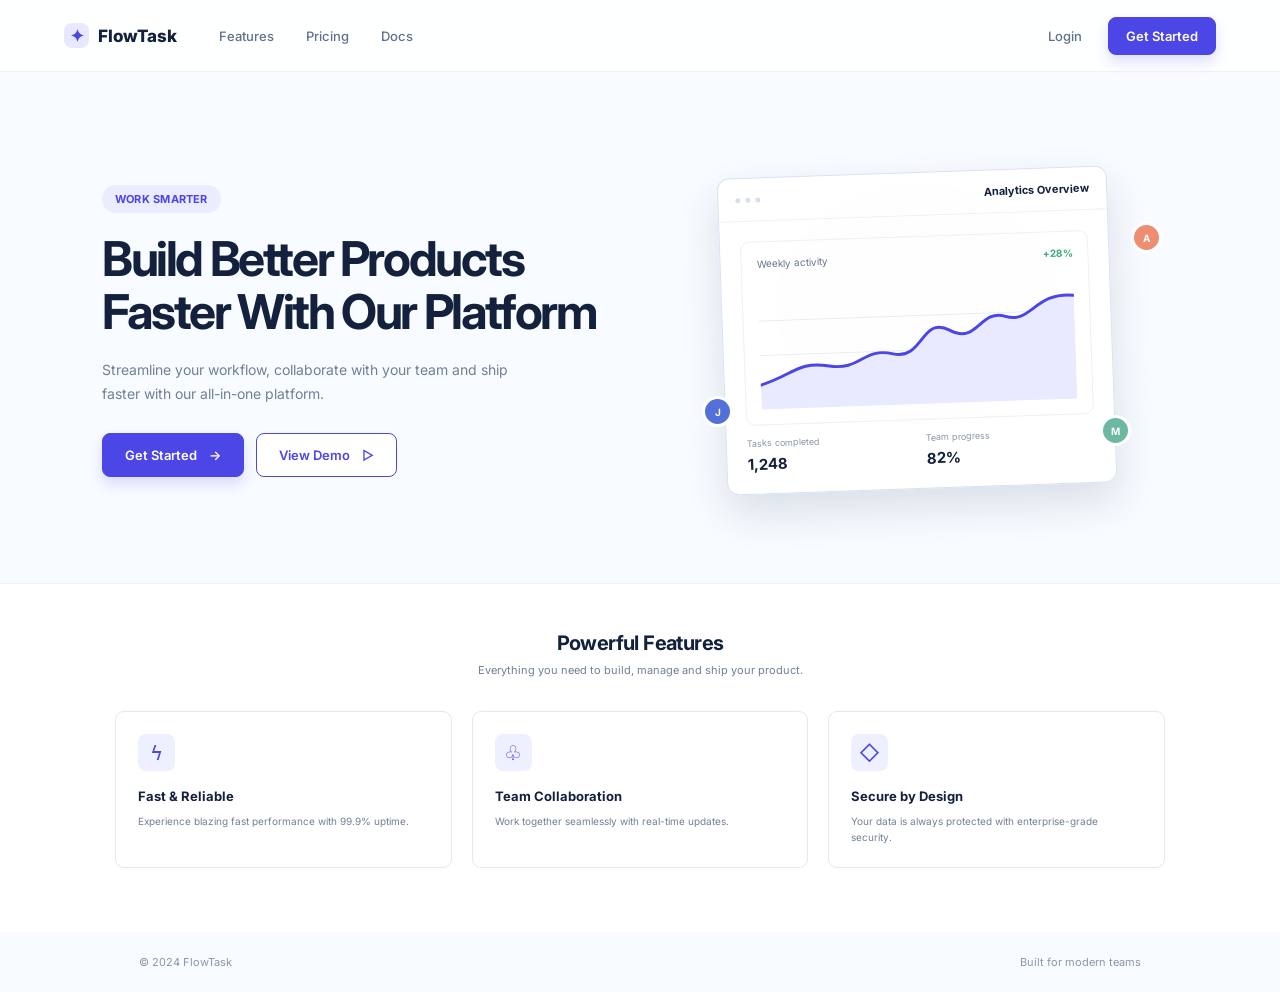
<file: Task 1/index.html>
<!DOCTYPE html>
<html lang="en">
<head>
    <meta charset="UTF-8">
    <meta name="viewport" content="width=device-width, initial-scale=1.0">
    <meta name="description" content="FlowTask helps modern teams build better products faster.">
    <title>FlowTask | Build Better Products Faster</title>
    <link rel="preconnect" href="https://fonts.googleapis.com">
    <link rel="preconnect" href="https://fonts.gstatic.com" crossorigin>
    <link href="https://fonts.googleapis.com/css2?family=Inter:wght@400;500;600;700;800&display=swap" rel="stylesheet">
    <link rel="stylesheet" href="style.css">
</head>
<body>
    <header class="site-header">
        <a class="brand" href="#" aria-label="FlowTask home">
            <span class="brand-mark">✦</span>
            <span>FlowTask</span>
        </a>
        <nav class="main-nav" aria-label="Main navigation">
            <a href="#features">Features</a>
            <a href="#pricing">Pricing</a>
            <a href="#docs">Docs</a>
        </nav>
        <div class="header-actions">
            <a class="login-link" href="#login">Login</a>
            <a class="button button-small" href="#get-started">Get Started</a>
        </div>
        <button class="menu-button" type="button" aria-label="Open menu">☰</button>
    </header>

    <main>
        <section class="hero">
            <div class="hero-copy">
                <p class="eyebrow">Work smarter</p>
                <h1>Build Better Products<br>Faster With Our Platform</h1>
                <p class="hero-description">Streamline your workflow, collaborate with your team and ship faster with our all-in-one platform.</p>
                <div class="hero-actions">
                    <a class="button" href="#get-started">Get Started <span>→</span></a>
                    <a class="button button-outline" href="#demo">View Demo <span>▷</span></a>
                </div>
            </div>
            <div class="hero-visual" aria-label="Product dashboard preview">
                <div class="glow"></div>
                <div class="dashboard-card">
                    <div class="dashboard-top"><span></span><span></span><span></span><b>Analytics Overview</b></div>
                    <div class="dashboard-content">
                        <div class="chart">
                            <div class="chart-label">Weekly activity <strong>+28%</strong></div>
                            <svg viewBox="0 0 320 130" role="img" aria-label="Upward activity chart">
                                <path class="chart-grid" d="M0 110H320M0 75H320M0 40H320"></path>
                                <path class="chart-area" d="M0 105 C35 95 38 82 70 88 S105 70 135 78 S165 40 193 56 S224 35 250 44 S280 20 320 25 L320 130 L0 130Z"></path>
                                <path class="chart-line" d="M0 105 C35 95 38 82 70 88 S105 70 135 78 S165 40 193 56 S224 35 250 44 S280 20 320 25"></path>
                            </svg>
                        </div>
                        <div class="mini-stats"><span>Tasks completed <b>1,248</b></span><span>Team progress <b>82%</b></span></div>
                    </div>
                </div>
                <span class="avatar avatar-one">A</span><span class="avatar avatar-two">M</span><span class="avatar avatar-three">J</span>
            </div>
        </section>

        <section class="features" id="features">
            <div class="section-heading">
                <h2>Powerful Features</h2>
                <p>Everything you need to build, manage and ship your product.</p>
            </div>
            <div class="feature-grid">
                <article class="feature-card">
                    <div class="feature-icon">ϟ</div>
                    <h3>Fast &amp; Reliable</h3>
                    <p>Experience blazing fast performance with 99.9% uptime.</p>
                </article>
                <article class="feature-card">
                    <div class="feature-icon">♧</div>
                    <h3>Team Collaboration</h3>
                    <p>Work together seamlessly with real-time updates.</p>
                </article>
                <article class="feature-card">
                    <div class="feature-icon">◇</div>
                    <h3>Secure by Design</h3>
                    <p>Your data is always protected with enterprise-grade security.</p>
                </article>
            </div>
        </section>
    </main>

    <footer class="site-footer">
        <span>© 2024 FlowTask</span>
        <span>Built for modern teams</span>
    </footer>
</body>
</html>
</file>
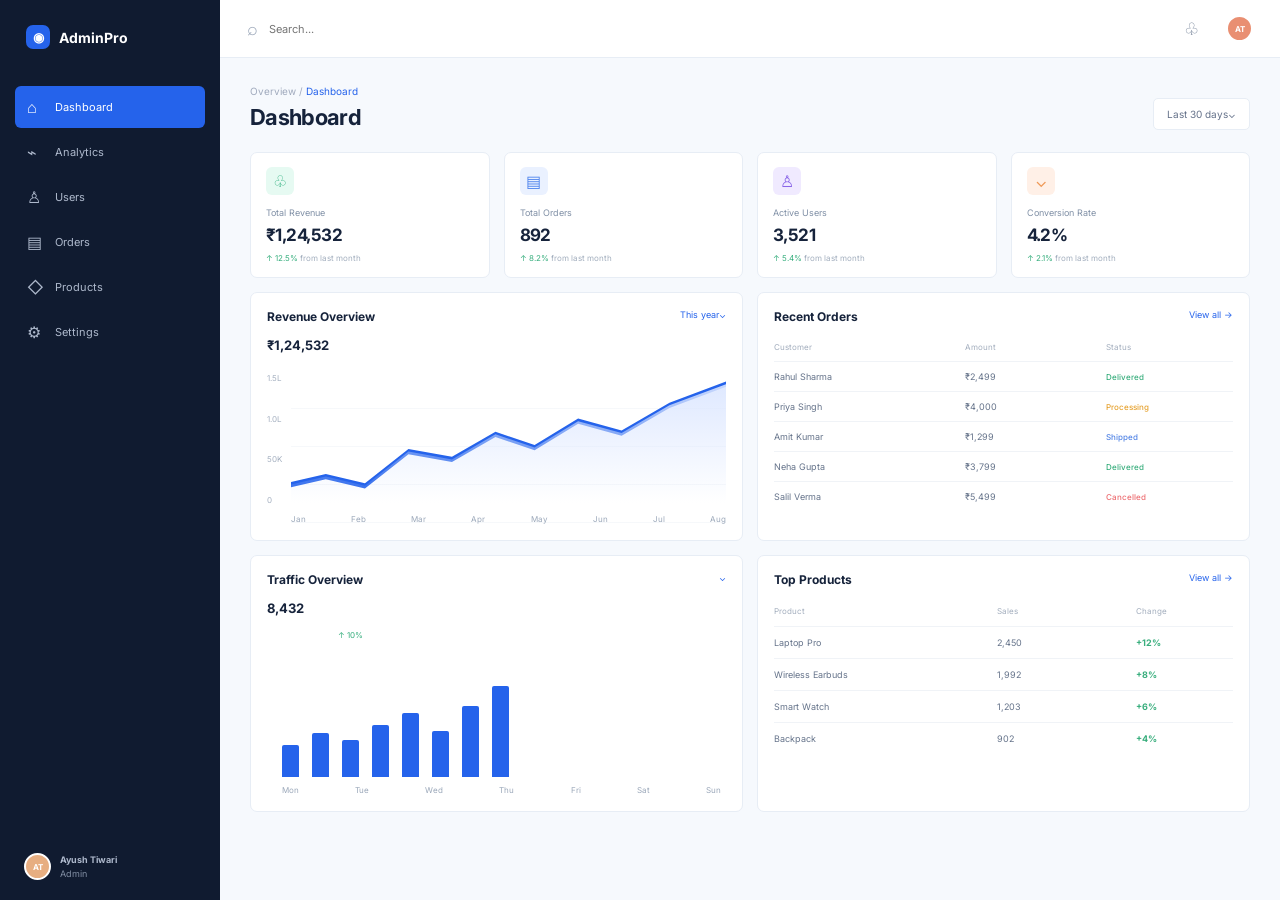
<file: Task 3/index.html>
<!DOCTYPE html>
<html lang="en">
<head>
    <meta charset="UTF-8">
    <meta name="viewport" content="width=device-width, initial-scale=1.0">
    <meta name="description" content="AdminPro analytics dashboard">
    <link rel="stylesheet" href="style.css">
    <title>AdminPro | Analytics Dashboard</title>
</head>
<body>
    <div class="app-shell">
        <aside class="sidebar">
            <a class="logo" href="#"><span class="logo-mark">◉</span>AdminPro</a>
            <nav aria-label="Dashboard navigation">
                <a class="nav-item active" href="#dashboard"><span>⌂</span>Dashboard</a>
                <a class="nav-item" href="#analytics"><span>⌁</span>Analytics</a>
                <a class="nav-item" href="#users"><span>♙</span>Users</a>
                <a class="nav-item" href="#orders"><span>▤</span>Orders</a>
                <a class="nav-item" href="#products"><span>◇</span>Products</a>
                <a class="nav-item" href="#settings"><span>⚙</span>Settings</a>
            </nav>
            <div class="profile">
                <div class="profile-avatar">AT</div>
                <span><strong>Ayush Tiwari</strong><small>Admin</small></span>
            </div>
        </aside>

        <main class="dashboard" id="dashboard">
            <header class="topbar">
                <button class="menu-toggle" type="button" aria-label="Open navigation">☰</button>
                <label class="search"><span>⌕</span><input type="search" placeholder="Search..."></label>
                <div class="top-actions"><button type="button" aria-label="Notifications">♧</button><div class="top-avatar">AT</div></div>
            </header>

            <div class="content">
                <div class="page-heading"><div><p class="breadcrumb">Overview / <span>Dashboard</span></p><h1>Dashboard</h1></div><button class="date-button">Last 30 days⌄</button></div>

                <section class="kpi-grid" aria-label="Key performance indicators">
                    <article class="kpi-card"><div class="kpi-icon revenue">♧</div><p>Total Revenue</p><strong>₹1,24,532</strong><small class="positive">↑ 12.5% <em>from last month</em></small></article>
                    <article class="kpi-card"><div class="kpi-icon orders">▤</div><p>Total Orders</p><strong>892</strong><small class="positive">↑ 8.2% <em>from last month</em></small></article>
                    <article class="kpi-card"><div class="kpi-icon users">♙</div><p>Active Users</p><strong>3,521</strong><small class="positive">↑ 5.4% <em>from last month</em></small></article>
                    <article class="kpi-card"><div class="kpi-icon conversion">⌄</div><p>Conversion Rate</p><strong>4.2%</strong><small class="positive">↑ 2.1% <em>from last month</em></small></article>
                </section>

                <section class="report-grid">
                    <article class="panel revenue-panel">
                        <div class="panel-heading"><div><h2>Revenue Overview</h2><strong>₹1,24,532</strong></div><a href="#">This year⌄</a></div>
                        <div class="line-chart"><div class="y-axis"><span>1.5L</span><span>1.0L</span><span>50K</span><span>0</span></div><div class="chart-area"><div class="line"></div><div class="chart-fill"></div><div class="x-axis"><span>Jan</span><span>Feb</span><span>Mar</span><span>Apr</span><span>May</span><span>Jun</span><span>Jul</span><span>Aug</span></div></div></div>
                    </article>
                    <article class="panel orders-panel">
                        <div class="panel-heading"><h2>Recent Orders</h2><a href="#">View all →</a></div>
                        <div class="order-table"><div class="table-row table-head"><span>Customer</span><span>Amount</span><span>Status</span></div><div class="table-row"><span>Rahul Sharma</span><span>₹2,499</span><b class="delivered">Delivered</b></div><div class="table-row"><span>Priya Singh</span><span>₹4,000</span><b class="processing">Processing</b></div><div class="table-row"><span>Amit Kumar</span><span>₹1,299</span><b class="shipped">Shipped</b></div><div class="table-row"><span>Neha Gupta</span><span>₹3,799</span><b class="delivered">Delivered</b></div><div class="table-row"><span>Salil Verma</span><span>₹5,499</span><b class="cancelled">Cancelled</b></div></div>
                    </article>
                    <article class="panel traffic-panel"><div class="panel-heading"><div><h2>Traffic Overview</h2><strong>8,432</strong><small class="positive">↑ 10%</small></div><a href="#">⌄</a></div><div class="bar-chart"><div class="bars"><i style="--height:35%"></i><i style="--height:48%"></i><i style="--height:41%"></i><i style="--height:57%"></i><i style="--height:70%"></i><i style="--height:51%"></i><i style="--height:78%"></i><i style="--height:100%"></i></div><div class="x-axis"><span>Mon</span><span>Tue</span><span>Wed</span><span>Thu</span><span>Fri</span><span>Sat</span><span>Sun</span></div></div></article>
                    <article class="panel products-panel"><div class="panel-heading"><h2>Top Products</h2><a href="#">View all →</a></div><div class="product-row product-head"><span>Product</span><span>Sales</span><span>Change</span></div><div class="product-row"><span>Laptop Pro</span><span>2,450</span><b>+12%</b></div><div class="product-row"><span>Wireless Earbuds</span><span>1,992</span><b>+8%</b></div><div class="product-row"><span>Smart Watch</span><span>1,203</span><b>+6%</b></div><div class="product-row"><span>Backpack</span><span>902</span><b>+4%</b></div></article>
                </section>
            </div>
        </main>
    </div>
</body>
</html>
</file>
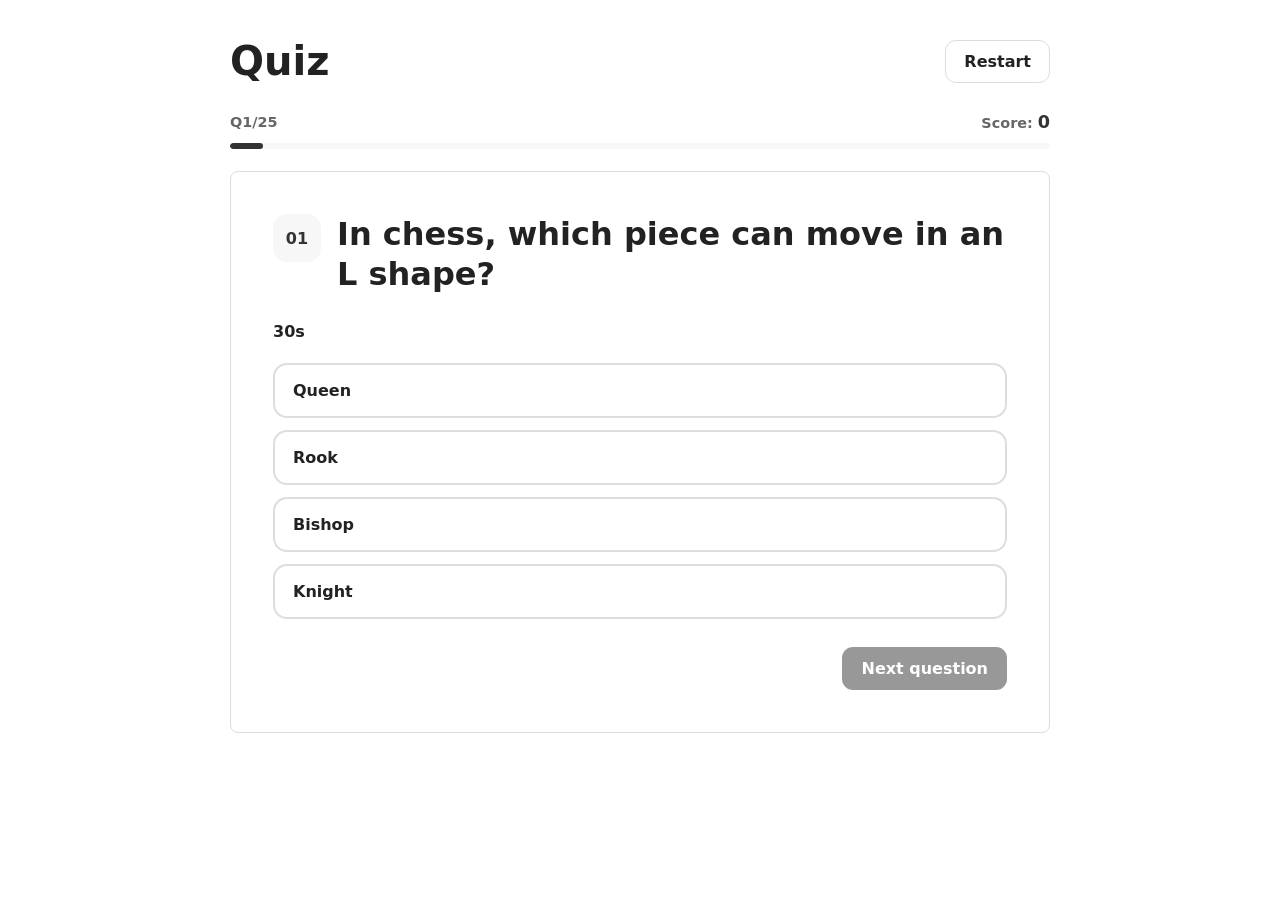
<file: JavaScript Task/Task 1 - Quiz/index.html>
<!DOCTYPE html>
<html lang="en">
<head>
    <meta charset="UTF-8">
    <meta name="viewport" content="width=device-width, initial-scale=1.0">
    <meta name="color-scheme" content="light">
    <title>Quiz</title>
    <link rel="stylesheet" href="style.css">
</head>
<body>
    <!-- App shell and quiz screen -->
    <main class="app-shell">
        <header class="app-header">
            <div>
                <h1>Quiz</h1>
            </div>
            <button class="button button-secondary" id="restart-button" type="button">Restart</button>
        </header>

        <section class="screen" id="quiz-screen" aria-live="polite">
            <div class="quiz-meta">
                <span id="progress-label">Q1/25</span>
                <span class="score-label">Score: <strong id="score-label">0</strong></span>
            </div>
            <div class="progress-track" aria-label="Quiz progress">
                <div class="progress-fill" id="progress-fill"></div>
            </div>

            <article class="quiz-card">
                <div class="question-heading">
                    <span class="question-number" id="question-number">01</span>
                    <h2 id="question-text"></h2>
                </div>
                <div class="timer-row">
                    <span id="timer-label">30s remaining</span>
                </div>
                <div class="options" id="options" role="group" aria-label="Answer options"></div>
                <div class="feedback" id="feedback" role="status" aria-live="polite" hidden>
                    <strong id="feedback-title"></strong>
                    <p id="feedback-explanation"></p>
                </div>
                <div class="quiz-actions">
                    <button class="button button-primary" id="next-button" type="button" disabled>Next question</button>
                </div>
            </article>
        </section>

        <!-- Final score screen -->
        <section class="screen results-screen" id="results-screen" hidden>
            <p class="eyebrow">Quiz complete</p>
            <h2>Your final score</h2>
            <div class="score-ring" id="score-ring">
                <strong id="final-score">0/25</strong>
                <span id="final-percentage">0%</span>
            </div>
            <p class="rating-message" id="rating-message"></p>
            <div class="results-actions">
                <button class="button button-primary" id="review-button" type="button">Review Wrong Answers</button>
                <button class="button button-secondary" id="results-restart-button" type="button">Restart</button>
            </div>
        </section>

        <!-- Wrong-answer review screen -->
        <section class="screen review-screen" id="review-screen" hidden>
            <div class="review-heading">
                <div>
                    <p class="eyebrow">Review</p>
                    <h2>Wrong answers</h2>
                </div>
                <span class="review-count" id="review-count"></span>
            </div>
            <div class="review-list" id="review-list"></div>
            <p class="empty-review" id="empty-review" hidden>You got every question right. Incredible!</p>
            <div class="results-actions">
                <button class="button button-secondary" id="back-button" type="button">Back to score</button>
                <button class="button button-primary" id="review-restart-button" type="button">Restart</button>
            </div>
        </section>
    </main>

    <script src="script.js"></script>
</body>
</html>
</file>
<file: Task 1/style.css>
:root {
    --primary: #4b46e5;
    --primary-dark: #3730a3;
    --ink: #14213d;
    --muted: #718096;
    --border: #e2e8f0;
    --surface: #ffffff;
    --background: #f8fbff;
}

* { box-sizing: border-box; }

html { scroll-behavior: smooth; }

body {
    margin: 0;
    color: var(--ink);
    background: var(--background);
    font-family: "Inter", Arial, sans-serif;
}

a { color: inherit; text-decoration: none; }

.site-header {
    align-items: center;
    background: rgba(255, 255, 255, .9);
    border-bottom: 1px solid #edf2f7;
    display: flex;
    gap: 42px;
    height: 72px;
    padding: 0 max(5vw, 24px);
}

.brand { align-items: center; display: flex; font-size: 17px; font-weight: 800; gap: 9px; }
.brand-mark {
    align-items: center;
    background: #e8e8ff;
    border-radius: 8px;
    color: var(--primary);
    display: inline-flex;
    height: 25px;
    justify-content: center;
    width: 25px;
}
.main-nav { display: flex; gap: 32px; margin-right: auto; }
.main-nav a, .login-link { color: #61708b; font-size: 13px; font-weight: 500; }
.main-nav a:hover, .login-link:hover { color: var(--primary); }
.header-actions { align-items: center; display: flex; gap: 26px; }
.button {
    background: var(--primary);
    border: 1px solid var(--primary);
    border-radius: 8px;
    box-shadow: 0 7px 14px rgba(75, 70, 229, .18);
    color: #fff;
    display: inline-flex;
    font-size: 13px;
    font-weight: 600;
    gap: 12px;
    justify-content: center;
    padding: 13px 22px;
    transition: .2s ease;
}
.button:hover { background: var(--primary-dark); transform: translateY(-2px); }
.button-small { padding: 10px 17px; }
.button-outline { background: #fff; box-shadow: none; color: var(--primary); }
.button-outline:hover { background: #f1f2ff; }
.menu-button { background: none; border: 0; color: var(--ink); display: none; font-size: 22px; }

.hero {
    align-items: center;
    display: grid;
    gap: 30px;
    grid-template-columns: minmax(0, 1fr) minmax(360px, 1fr);
    margin: 0 auto;
    max-width: 1160px;
    min-height: 420px;
    padding: 70px 42px 64px;
}
.hero-copy { max-width: 515px; }
.eyebrow {
    background: #ececff;
    border-radius: 20px;
    color: var(--primary);
    display: inline-block;
    font-size: 11px;
    font-weight: 700;
    letter-spacing: .02em;
    margin: 0 0 19px;
    padding: 7px 13px;
    text-transform: uppercase;
}
h1 { font-size: clamp(34px, 4vw, 48px); letter-spacing: -.05em; line-height: 1.12; margin: 0 0 19px; }
.hero-description { color: var(--muted); font-size: 14px; line-height: 1.7; margin: 0 0 27px; max-width: 425px; }
.hero-actions { display: flex; flex-wrap: wrap; gap: 12px; }
.hero-visual { min-height: 300px; padding: 30px 15px; position: relative; }
.glow { background: #e6eaff; border-radius: 50%; filter: blur(1px); height: 240px; left: 50%; position: absolute; top: 42px; transform: translateX(-50%); width: 280px; }
.dashboard-card {
    background: rgba(255,255,255,.95);
    border: 1px solid #d9e2f1;
    border-radius: 12px;
    box-shadow: 0 18px 40px rgba(36, 54, 95, .14);
    margin: 0 auto;
    max-width: 390px;
    overflow: hidden;
    position: relative;
    transform: rotate(-2deg);
}
.dashboard-top { align-items: center; border-bottom: 1px solid #edf1f7; color: #75829a; display: flex; font-size: 10px; gap: 5px; padding: 14px 17px; }
.dashboard-top span { background: #d8def0; border-radius: 50%; height: 5px; width: 5px; }
.dashboard-top b { color: var(--ink); font-size: 11px; margin-left: auto; }
.dashboard-content { padding: 20px; }
.chart { border: 1px solid #edf0f6; border-radius: 9px; padding: 15px; }
.chart-label { color: #697791; font-size: 10px; }
.chart-label strong { color: #36aa79; float: right; }
.chart svg { display: block; margin-top: 12px; width: 100%; }
.chart-grid { fill: none; stroke: #e8edf5; stroke-width: 1; }
.chart-area { fill: #e9eaff; }
.chart-line { fill: none; stroke: var(--primary); stroke-linecap: round; stroke-width: 3; }
.mini-stats { display: flex; gap: 10px; margin-top: 12px; }
.mini-stats span { color: #8b96a9; font-size: 9px; width: 50%; }
.mini-stats b { color: var(--ink); display: block; font-size: 15px; margin-top: 6px; }
.avatar { align-items: center; border: 3px solid #fff; border-radius: 50%; color: #fff; display: flex; font-size: 10px; font-weight: 700; height: 31px; justify-content: center; position: absolute; width: 31px; }
.avatar-one { background: #ee8d72; right: 3%; top: 80px; }.avatar-two { background: #6cb8a1; bottom: 73px; right: 9%; }.avatar-three { background: #5370d8; bottom: 92px; left: 9%; }

.features { background: #fff; border-top: 1px solid #eef2f7; padding: 47px 24px 64px; text-align: center; }
.section-heading h2 { font-size: 20px; letter-spacing: -.03em; margin: 0 0 8px; }
.section-heading p { color: var(--muted); font-size: 11px; margin: 0; }
.feature-grid { display: grid; gap: 20px; grid-template-columns: repeat(3, 1fr); margin: 34px auto 0; max-width: 1050px; text-align: left; }
.feature-card { border: 1px solid var(--border); border-radius: 9px; padding: 22px; }
.feature-icon { align-items: center; background: #eef0ff; border-radius: 8px; color: var(--primary); display: flex; font-size: 20px; height: 37px; justify-content: center; margin-bottom: 17px; width: 37px; }
.feature-card h3 { font-size: 13px; margin: 0 0 9px; }.feature-card p { color: var(--muted); font-size: 10px; line-height: 1.6; margin: 0; }
.site-footer { color: #8a96a9; display: flex; font-size: 11px; justify-content: space-between; margin: 0 auto; max-width: 1050px; padding: 23px 24px; }

@media (max-width: 700px) {
    .site-header { gap: 0; height: 64px; justify-content: space-between; }
    .main-nav, .header-actions { display: none; }.menu-button { display: block; }
    .hero { grid-template-columns: 1fr; padding: 52px 24px 45px; }.hero-copy { text-align: center; }.hero-description { margin-left: auto; margin-right: auto; }.hero-actions { justify-content: center; }
    .hero-visual { min-height: 270px; }.feature-grid { grid-template-columns: 1fr; max-width: 390px; }.site-footer { flex-direction: column; gap: 8px; text-align: center; }
}
</file>
<file: Task 3/style.css>
@import url("https://fonts.googleapis.com/css2?family=Inter:wght@400;500;600;700&display=swap");

:root { --navy: #101b30; --blue: #2563eb; --ink: #16233b; --muted: #8390a5; --line: #e7edf5; --bg: #f6f9fd; }
* { box-sizing: border-box; }
body { background: var(--bg); color: var(--ink); font-family: Inter, Arial, sans-serif; margin: 0; }
a { color: inherit; text-decoration: none; }
button, input { font: inherit; }
.app-shell { display: flex; min-height: 100vh; }
.sidebar { background: var(--navy); color: #aeb9cc; display: flex; flex: 0 0 220px; flex-direction: column; padding: 25px 15px 20px; }
.logo { align-items: center; color: #fff; display: flex; font-size: 14px; font-weight: 700; gap: 9px; margin: 0 11px 34px; }
.logo-mark { align-items: center; background: var(--blue); border-radius: 7px; color: #fff; display: inline-flex; font-size: 13px; height: 24px; justify-content: center; width: 24px; }
.nav-item { align-items: center; border-radius: 6px; display: flex; font-size: 11px; gap: 12px; margin: 3px 0; padding: 11px 12px; }
.nav-item span { font-size: 16px; width: 16px; }.nav-item.active, .nav-item:hover { background: var(--blue); color: #fff; }
.profile { align-items: center; display: flex; gap: 9px; margin: auto 9px 0; }.profile-avatar, .top-avatar { align-items: center; background: #e7ae81; border: 2px solid #fff; border-radius: 50%; color: #fff; display: flex; font-size: 8px; font-weight: 700; height: 27px; justify-content: center; width: 27px; }.profile strong, .profile small { display: block; font-size: 9px; }.profile small { color: #8390a5; margin-top: 3px; }
.dashboard { flex: 1; min-width: 0; }.topbar { align-items: center; background: #fff; border-bottom: 1px solid var(--line); display: flex; height: 58px; justify-content: space-between; padding: 0 27px; }.search { align-items: center; color: #9aa6b8; display: flex; font-size: 18px; gap: 9px; max-width: 300px; width: 100%; }.search input { border: 0; color: var(--ink); font-size: 11px; outline: 0; width: 100%; }.top-actions { align-items: center; display: flex; gap: 21px; }.top-actions button, .menu-toggle { background: none; border: 0; color: #77859a; cursor: pointer; font-size: 17px; }.top-avatar { background: #e98f72; }
.content { margin: 0 auto; max-width: 1120px; padding: 27px 30px 45px; }.page-heading { align-items: end; display: flex; justify-content: space-between; margin-bottom: 22px; }.breadcrumb { color: #a0aabd; font-size: 10px; margin: 0 0 7px; }.breadcrumb span { color: var(--blue); }h1 { font-size: 22px; letter-spacing: -.03em; margin: 0; }.date-button { background: #fff; border: 1px solid var(--line); border-radius: 5px; color: #65728a; font-size: 10px; padding: 9px 13px; }
.kpi-grid { display: grid; gap: 14px; grid-template-columns: repeat(4, 1fr); }.kpi-card { background: #fff; border: 1px solid var(--line); border-radius: 7px; padding: 14px 15px; }.kpi-icon { align-items: center; border-radius: 6px; display: flex; font-size: 16px; height: 28px; justify-content: center; margin-bottom: 12px; width: 28px; }.revenue { background: #e6faf2; color: #36b383; }.orders { background: #eaf1ff; color: #4e83ed; }.users { background: #f0eaff; color: #8a66e8; }.conversion { background: #fff0e7; color: #ef9855; }.kpi-card p { color: #8090a6; font-size: 9px; margin: 0 0 7px; }.kpi-card > strong { display: block; font-size: 17px; letter-spacing: -.03em; }.kpi-card small { display: block; font-size: 8px; margin-top: 8px; }.positive { color: #36ae7d; }.positive em { color: #a1adbd; font-style: normal; }
.report-grid { display: grid; gap: 14px; grid-template-columns: 1fr 1fr; margin-top: 14px; }.panel { background: #fff; border: 1px solid var(--line); border-radius: 7px; min-width: 0; padding: 16px; }.panel-heading { align-items: flex-start; display: flex; justify-content: space-between; margin-bottom: 18px; }.panel-heading h2 { font-size: 12px; margin: 0; }.panel-heading strong { display: block; font-size: 13px; margin-top: 13px; }.panel-heading a { color: var(--blue); font-size: 9px; }.panel-heading small { float: right; font-size: 8px; margin: 14px 0 0 12px; }
.line-chart { display: flex; height: 153px; }.y-axis { color: #a5b0c0; display: flex; flex-direction: column; font-size: 8px; justify-content: space-between; padding: 2px 9px 19px 0; }.chart-area { background: repeating-linear-gradient(to bottom, transparent 0, transparent 37px, #edf1f6 38px); flex: 1; overflow: hidden; position: relative; }.chart-fill, .line { bottom: 21px; clip-path: polygon(0 86%, 8% 80%, 17% 87%, 27% 61%, 37% 67%, 47% 48%, 56% 58%, 66% 38%, 76% 47%, 87% 26%, 100% 10%, 100% 100%, 0 100%); left: 0; position: absolute; right: 0; top: 0; }.chart-fill { background: linear-gradient(180deg, #dbe6ff, transparent); }.line { background: var(--blue); clip-path: polygon(0 84%, 8% 78%, 17% 85%, 27% 59%, 37% 65%, 47% 46%, 56% 56%, 66% 36%, 76% 45%, 87% 24%, 100% 8%, 100% 12%, 87% 28%, 76% 49%, 66% 40%, 56% 60%, 47% 50%, 37% 69%, 27% 63%, 17% 89%, 8% 82%, 0 88%); }.x-axis { bottom: 0; color: #9aa7b9; display: flex; font-size: 8px; justify-content: space-between; left: 0; position: absolute; right: 0; }
.order-table, .product-row { color: #65738a; font-size: 9px; }.table-row, .product-row { align-items: center; border-bottom: 1px solid #f0f3f7; display: grid; grid-template-columns: 1.35fr 1fr .9fr; padding: 9px 0; }.table-row:last-child, .product-row:last-child { border: 0; }.table-head, .product-head { color: #a2adbd; font-size: 8px; padding-top: 0; }.table-row b { font-size: 8px; font-weight: 500; }.delivered, .product-row b { color: #39ae7d; }.processing { color: #e6a22f; }.shipped { color: #5284e5; }.cancelled { color: #ed6f73; }
.bar-chart { height: 137px; position: relative; }.bars { align-items: end; bottom: 18px; display: flex; gap: 13px; height: 91px; left: 15px; position: absolute; right: 5px; }.bars i { background: #2563eb; border-radius: 2px 2px 0 0; flex: 1; height: var(--height); max-width: 17px; }.bar-chart .x-axis { left: 15px; right: 5px; }.products-panel .panel-heading { margin-bottom: 9px; }.product-row { grid-template-columns: 1.6fr 1fr .7fr; padding: 10px 0; }
.menu-toggle { display: none; }
@media (max-width: 800px) { .sidebar { flex-basis: 185px; }.kpi-grid { grid-template-columns: repeat(2, 1fr); } }
@media (max-width: 620px) { .sidebar { display: none; }.menu-toggle { display: block; }.topbar { padding: 0 17px; }.content { padding: 22px 16px 35px; }.page-heading { align-items: start; flex-direction: column; gap: 13px; }.report-grid { grid-template-columns: 1fr; }.kpi-card > strong { font-size: 16px; } }
</file>
<file: JavaScript Task/Task 1 - Quiz/style.css>
/* Theme variables and base layout */
:root {
    color-scheme: light;
    --bg: #ffffff;
    --surface: #ffffff;
    --surface-muted: #f7f7f7;
    --text: #222222;
    --muted: #666666;
    --border: #dddddd;
    --accent: #333333;
    --accent-dark: #111111;
    --success: #287a4b;
    --success-bg: #f1f8f3;
    --danger: #b33a45;
    --danger-bg: #fff5f5;
}

* {
    box-sizing: border-box;
}

body {
    margin: 0;
    min-height: 100vh;
    background: var(--bg);
    color: var(--text);
    font-family: Inter, ui-sans-serif, system-ui, -apple-system, BlinkMacSystemFont, "Segoe UI", sans-serif;
}

button {
    font: inherit;
}

.app-shell {
    width: min(100% - 32px, 820px);
    margin: 0 auto;
    padding: 38px 0 56px;
}

.app-header,
.quiz-meta,
.question-heading,
.timer-row,
.quiz-actions,
.review-heading,
.results-actions {
    display: flex;
    align-items: center;
    justify-content: space-between;
    gap: 16px;
}

.app-header {
    margin-bottom: 28px;
}

.eyebrow {
    margin: 0 0 6px;
    color: var(--accent);
    font-size: 0.75rem;
    font-weight: 800;
    letter-spacing: 0.12em;
    text-transform: uppercase;
}

h1,
h2,
p {
    margin-top: 0;
}

h1 {
    margin-bottom: 0;
    font-size: clamp(2rem, 6vw, 2.5rem);
}

h2 {
    margin-bottom: 0;
    font-size: clamp(1.35rem, 3vw, 2rem);
    line-height: 1.25;
}

.screen[hidden] {
    display: none;
}

.quiz-meta {
    margin-bottom: 11px;
    color: var(--muted);
    font-size: 0.9rem;
    font-weight: 700;
}

.score-label strong {
    color: var(--accent);
    font-size: 1.1rem;
}

.progress-track {
    overflow: hidden;
    border-radius: 4px;
    background: var(--surface-muted);
}

.progress-track {
    height: 6px;
    margin-bottom: 22px;
}

.progress-fill {
    width: 4%;
    height: 100%;
    border-radius: inherit;
    background: var(--accent);
    transition: width 0.25s ease;
}

.quiz-card,
.results-screen,
.review-screen {
    padding: clamp(22px, 5vw, 42px);
    border: 1px solid var(--border);
    border-radius: 8px;
    background: var(--surface);
}

.question-heading {
    align-items: flex-start;
    justify-content: flex-start;
    margin-bottom: 28px;
}

.question-number {
    display: grid;
    flex: 0 0 48px;
    height: 48px;
    place-items: center;
    border-radius: 14px;
    background: var(--surface-muted);
    color: var(--accent);
    font-weight: 800;
}

.timer-row {
    margin-bottom: 22px;
    color: var(--text);
    font-size: 1rem;
    font-weight: 700;
}

.options {
    display: grid;
    gap: 12px;
}

.option {
    width: 100%;
    padding: 16px 18px;
    border: 2px solid var(--border);
    border-radius: 14px;
    background: transparent;
    color: var(--text);
    cursor: pointer;
    font-weight: 700;
    text-align: left;
    transition: border-color 0.2s ease, background-color 0.2s ease, transform 0.2s ease;
}

.option:hover:not(:disabled),
.option:focus-visible {
    border-color: var(--accent);
    outline: none;
    transform: translateY(-1px);
}

.option.correct {
    border-color: var(--success);
    background: var(--success-bg);
    color: var(--success);
}

.option.incorrect {
    border-color: var(--danger);
    background: var(--danger-bg);
    color: var(--danger);
}

.option:disabled {
    cursor: default;
}

.feedback {
    margin-top: 20px;
    padding: 16px 18px;
    border-left: 4px solid var(--accent);
    border-radius: 10px;
    background: var(--surface-muted);
}

.feedback strong {
    display: block;
    margin-bottom: 4px;
}

.feedback p {
    margin-bottom: 0;
    color: var(--muted);
    line-height: 1.5;
}

.quiz-actions {
    justify-content: flex-end;
    margin-top: 28px;
}

.button {
    padding: 11px 18px;
    border: 1px solid transparent;
    border-radius: 11px;
    cursor: pointer;
    font-weight: 800;
    transition: transform 0.2s ease, background-color 0.2s ease;
}

.button:hover:not(:disabled) {
    transform: translateY(-1px);
}

.button:focus-visible {
    outline: 3px solid color-mix(in srgb, var(--accent) 35%, transparent);
    outline-offset: 2px;
}

.button:disabled {
    cursor: not-allowed;
    opacity: 0.5;
}

.button-primary {
    background: var(--accent);
    color: #fff;
}

.button-primary:hover:not(:disabled) {
    background: var(--accent-dark);
}

.button-secondary {
    border-color: var(--border);
    background: var(--surface);
    color: var(--text);
}

.results-screen {
    text-align: center;
}

.results-screen h2 {
    margin-bottom: 28px;
}

.score-ring {
    display: grid;
    width: 178px;
    height: 178px;
    margin: 0 auto 24px;
    place-content: center;
    border: 1px solid var(--border);
    border-radius: 8px;
}

.score-ring strong {
    font-size: 1.7rem;
}

.score-ring span {
    color: var(--muted);
    font-weight: 700;
}

.rating-message {
    margin-bottom: 30px;
    color: var(--muted);
    font-size: 1.1rem;
}

.results-actions {
    justify-content: center;
    flex-wrap: wrap;
}

.review-heading {
    align-items: flex-start;
    margin-bottom: 24px;
}

.review-count {
    padding: 7px 11px;
    border-radius: 999px;
    background: var(--danger-bg);
    color: var(--danger);
    font-size: 0.8rem;
    font-weight: 800;
}

.review-list {
    display: grid;
    gap: 14px;
    margin-bottom: 28px;
}

.review-item {
    padding: 18px;
    border: 1px solid var(--border);
    border-radius: 14px;
}

.review-item h3 {
    margin: 0 0 14px;
    font-size: 1rem;
    line-height: 1.45;
}

.review-item p {
    margin: 7px 0 0;
    color: var(--muted);
    line-height: 1.45;
}

.review-item strong {
    color: var(--text);
}

.review-item .correct-answer {
    color: var(--success);
}

.empty-review {
    margin: 0 0 28px;
    color: var(--success);
    font-weight: 800;
    text-align: center;
}

@media (max-width: 560px) {
    .app-shell {
        width: min(100% - 20px, 820px);
        padding-top: 22px;
    }

    .app-header {
        margin-bottom: 24px;
    }

    .quiz-card,
    .results-screen,
    .review-screen {
        padding: 22px 16px;
        border-radius: 18px;
    }

    .question-heading {
        gap: 12px;
    }

    .question-number {
        flex-basis: 40px;
        height: 40px;
        border-radius: 11px;
    }

    .button {
        width: 100%;
    }

    .quiz-actions {
        display: block;
    }
}
</file>
